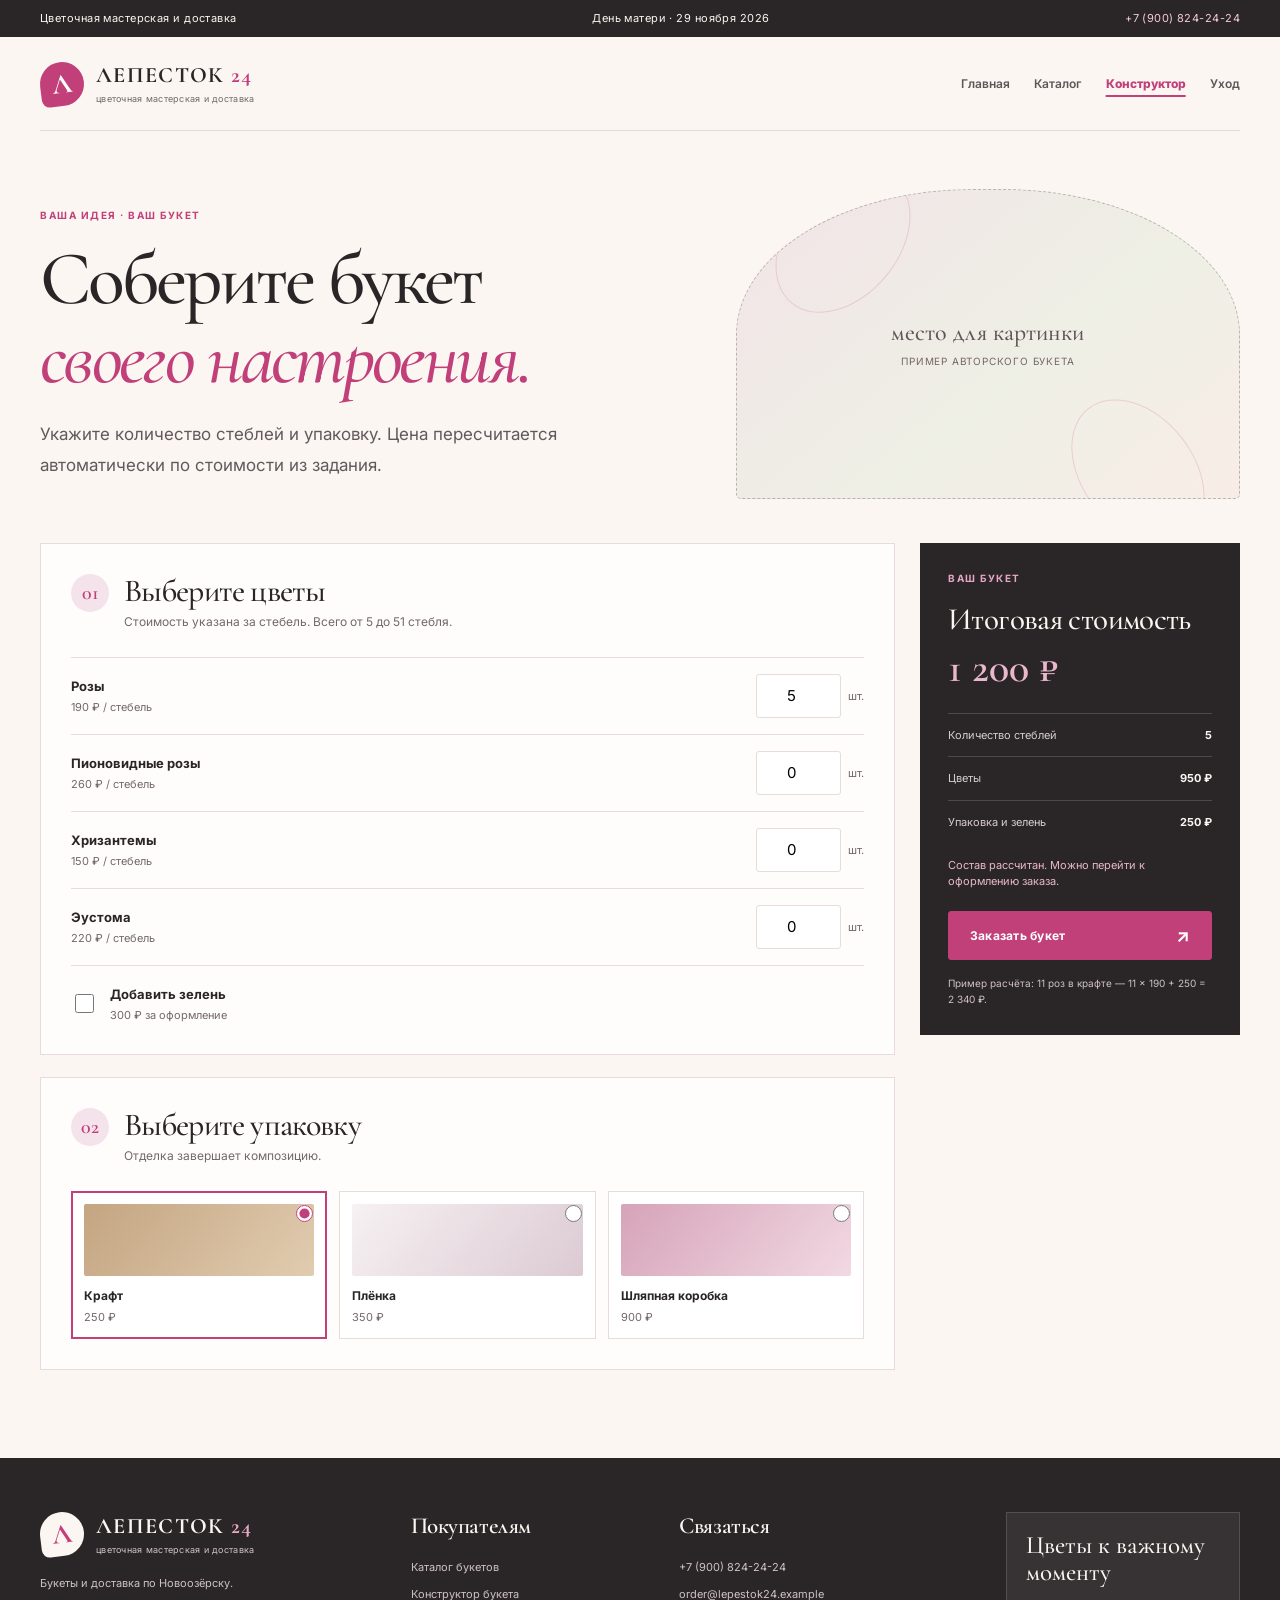
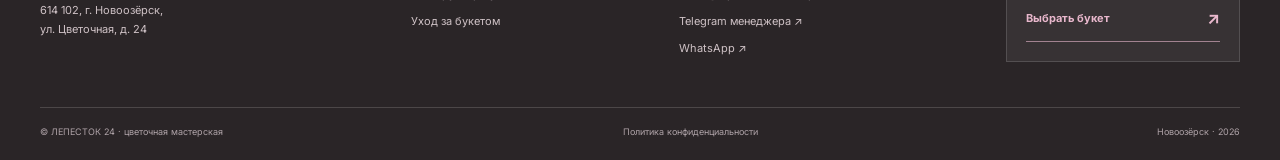
<file: builder.html>
<!doctype html>
<html lang="ru">
<head>
  <!-- Google tag (gtag.js) -->
<script async src="https://www.googletagmanager.com/gtag/js?id=G-SKHXGZNR94"></script>
<script>
  window.dataLayer = window.dataLayer || [];
  function gtag(){dataLayer.push(arguments);}
  gtag('js', new Date());

  gtag('config', 'G-SKHXGZNR94');
</script>
  <meta charset="utf-8">
  <meta name="viewport" content="width=device-width, initial-scale=1">
  <meta name="description" content="Соберите авторский букет: выберите цветы, количество стеблей, зелень и упаковку.">
  <meta name="theme-color" content="#FBF6F1">
  <title>Конструктор букета — ЛЕПЕСТОК 24</title>
  <link rel="icon" type="image/svg+xml" href="favicon.svg">
  <link rel="preconnect" href="https://fonts.googleapis.com">
  <link rel="preconnect" href="https://fonts.gstatic.com" crossorigin>
  <link href="https://fonts.googleapis.com/css2?family=Cormorant+Garamond:wght@400;500;600;700&family=Inter:wght@400;500;600;700&display=swap" rel="stylesheet">
  <link rel="stylesheet" href="css/style.css">
  <meta property="og:type" content="website">
  <meta property="og:title" content="Конструктор букета — ЛЕПЕСТОК 24">
  <meta property="og:description" content="Соберите авторский букет: выберите цветы, количество стеблей, зелень и упаковку.">
  <meta property="og:image" content="og-image.svg">
  <meta property="og:image:width" content="1200">
  <meta property="og:image:height" content="630">
  <script src="js/script.js" defer></script>
</head>
<body class="page-builder">
<a class="skip-link" href="#main-content">Перейти к содержимому</a><div class="topline"><div class="container topline-inner"><span>Цветочная мастерская и доставка</span><span>День матери · 29 ноября 2026</span><a href="tel:+79008242424">+7 (900) 824-24-24</a></div></div><header class="site-header container"><a class="brand" href="index.html" aria-label="Лепесток 24 — на главную"><span class="brand-mark">Л</span><span class="brand-copy"><strong>ЛЕПЕСТОК <b>24</b></strong><small>цветочная мастерская и доставка</small></span></a><nav class="main-nav" aria-label="Основная навигация"><a href="index.html">Главная</a><a href="catalog.html">Каталог</a><a href="builder.html" aria-current="page">Конструктор</a><a href="care.html">Уход</a></nav></header>
<main id="main-content" class="container page-main">
  <section class="page-intro page-intro-grid"><div><p class="eyebrow">ВАША ИДЕЯ · ВАШ БУКЕТ</p><h1>Соберите букет<br><em>своего настроения.</em></h1><p class="lead">Укажите количество стеблей и упаковку. Цена пересчитается автоматически по стоимости из задания.</p></div><div class="image-placeholder page-intro-image"><span>место для картинки</span><small>Пример авторского букета</small></div></section>
  <form id="builder-form" class="builder-layout" action="delivery.html" method="get">
    <div class="builder-main"><section class="panel"><div class="panel-heading"><span class="step-number">01</span><div><h2>Выберите цветы</h2><p>Стоимость указана за стебель. Всего от 5 до 51 стебля.</p></div></div>
      <div class="flower-list">
        <div class="flower-row"><div><strong>Розы</strong><small>190 ₽ / стебель</small></div><label class="visually-hidden" for="roses-count">Количество роз</label><div class="quantity-control"><input id="roses-count" name="roses" type="number" min="0" max="51" step="1" value="5" data-flower-price="190"><span>шт.</span></div></div>
        <div class="flower-row"><div><strong>Пионовидные розы</strong><small>260 ₽ / стебель</small></div><label class="visually-hidden" for="peony-count">Количество пионовидных роз</label><div class="quantity-control"><input id="peony-count" name="peony_roses" type="number" min="0" max="51" step="1" value="0" data-flower-price="260"><span>шт.</span></div></div>
        <div class="flower-row"><div><strong>Хризантемы</strong><small>150 ₽ / стебель</small></div><label class="visually-hidden" for="chrysanthemum-count">Количество хризантем</label><div class="quantity-control"><input id="chrysanthemum-count" name="chrysanthemums" type="number" min="0" max="51" step="1" value="0" data-flower-price="150"><span>шт.</span></div></div>
        <div class="flower-row"><div><strong>Эустома</strong><small>220 ₽ / стебель</small></div><label class="visually-hidden" for="eustoma-count">Количество эустомы</label><div class="quantity-control"><input id="eustoma-count" name="eustoma" type="number" min="0" max="51" step="1" value="0" data-flower-price="220"><span>шт.</span></div></div>
      </div>
      <label class="check-row" for="greenery"><input id="greenery" name="greenery" type="checkbox" value="yes"><span><strong>Добавить зелень</strong><small>300 ₽ за оформление</small></span></label>
    </section>
    <section class="panel"><div class="panel-heading"><span class="step-number">02</span><div><h2>Выберите упаковку</h2><p>Отделка завершает композицию.</p></div></div>
      <div class="wrap-options"><label class="wrap-option"><input type="radio" name="wrap" value="craft" data-wrap-price="250" checked><span class="wrap-swatch swatch-craft"></span><span class="wrap-name"><strong>Крафт</strong><small>250 ₽</small></span></label><label class="wrap-option"><input type="radio" name="wrap" value="film" data-wrap-price="350"><span class="wrap-swatch swatch-film"></span><span class="wrap-name"><strong>Плёнка</strong><small>350 ₽</small></span></label><label class="wrap-option"><input type="radio" name="wrap" value="hatbox" data-wrap-price="900"><span class="wrap-swatch swatch-box"></span><span class="wrap-name"><strong>Шляпная коробка</strong><small>900 ₽</small></span></label></div>
    </section></div>
    <aside class="builder-summary"><p class="eyebrow">ВАШ БУКЕТ</p><h2>Итоговая стоимость</h2><p class="summary-price" id="builder-total" aria-live="polite">1 200 ₽</p><div class="summary-line"><span>Количество стеблей</span><strong id="stems-total">5</strong></div><div class="summary-line"><span>Цветы</span><strong id="flowers-total">950 ₽</strong></div><div class="summary-line"><span>Упаковка и зелень</span><strong id="extras-total">250 ₽</strong></div><p id="builder-message" class="form-note" aria-live="polite">Можно продолжить оформление заказа.</p><input type="hidden" name="item_id" value="CUSTOM"><input type="hidden" name="item_description" id="builder-description" value="5 роз, крафт"><input type="hidden" name="item_price" id="builder-price" value="1200"><button class="button button-full" type="submit" id="builder-order-button">Заказать букет <span aria-hidden="true">↗</span></button><p class="fine-print">Пример расчёта: 11 роз в крафте — 11 × 190 + 250 = 2 340 ₽.</p></aside>
  </form>
</main>
<footer class="site-footer"><div class="footer-main container"><div class="footer-brand-block"><a class="brand brand-footer" href="index.html" aria-label="Лепесток 24 — на главную"><span class="brand-mark">Л</span><span class="brand-copy"><strong>ЛЕПЕСТОК <b>24</b></strong><small>цветочная мастерская и доставка</small></span></a><p>Букеты и доставка по Новоозёрску.</p><p class="footer-address">614 102, г. Новоозёрск,<br>ул. Цветочная, д. 24</p></div><div class="footer-column"><h2>Покупателям</h2><a href="catalog.html">Каталог букетов</a><a href="builder.html">Конструктор букета</a><a href="care.html">Уход за букетом</a></div><div class="footer-column"><h2>Связаться</h2><a href="tel:+79008242424">+7 (900) 824-24-24</a><a href="mailto:order@lepestok24.example">order@lepestok24.example</a><a href="https://t.me/lepestok24_manager" target="_blank" rel="noopener noreferrer">Telegram менеджера ↗</a><a href="https://wa.me/79008242424" target="_blank" rel="noopener noreferrer">WhatsApp ↗</a></div><div class="footer-cta"><p>Цветы к важному моменту</p><a class="footer-cta-link" href="catalog.html">Выбрать букет <span aria-hidden="true">↗</span></a></div></div><div class="footer-bottom container"><span>© ЛЕПЕСТОК 24 · цветочная мастерская</span><div><a href="privacy.html">Политика конфиденциальности</a></div><span>Новоозёрск · 2026</span></div></footer>
</body>
</html>
</file>
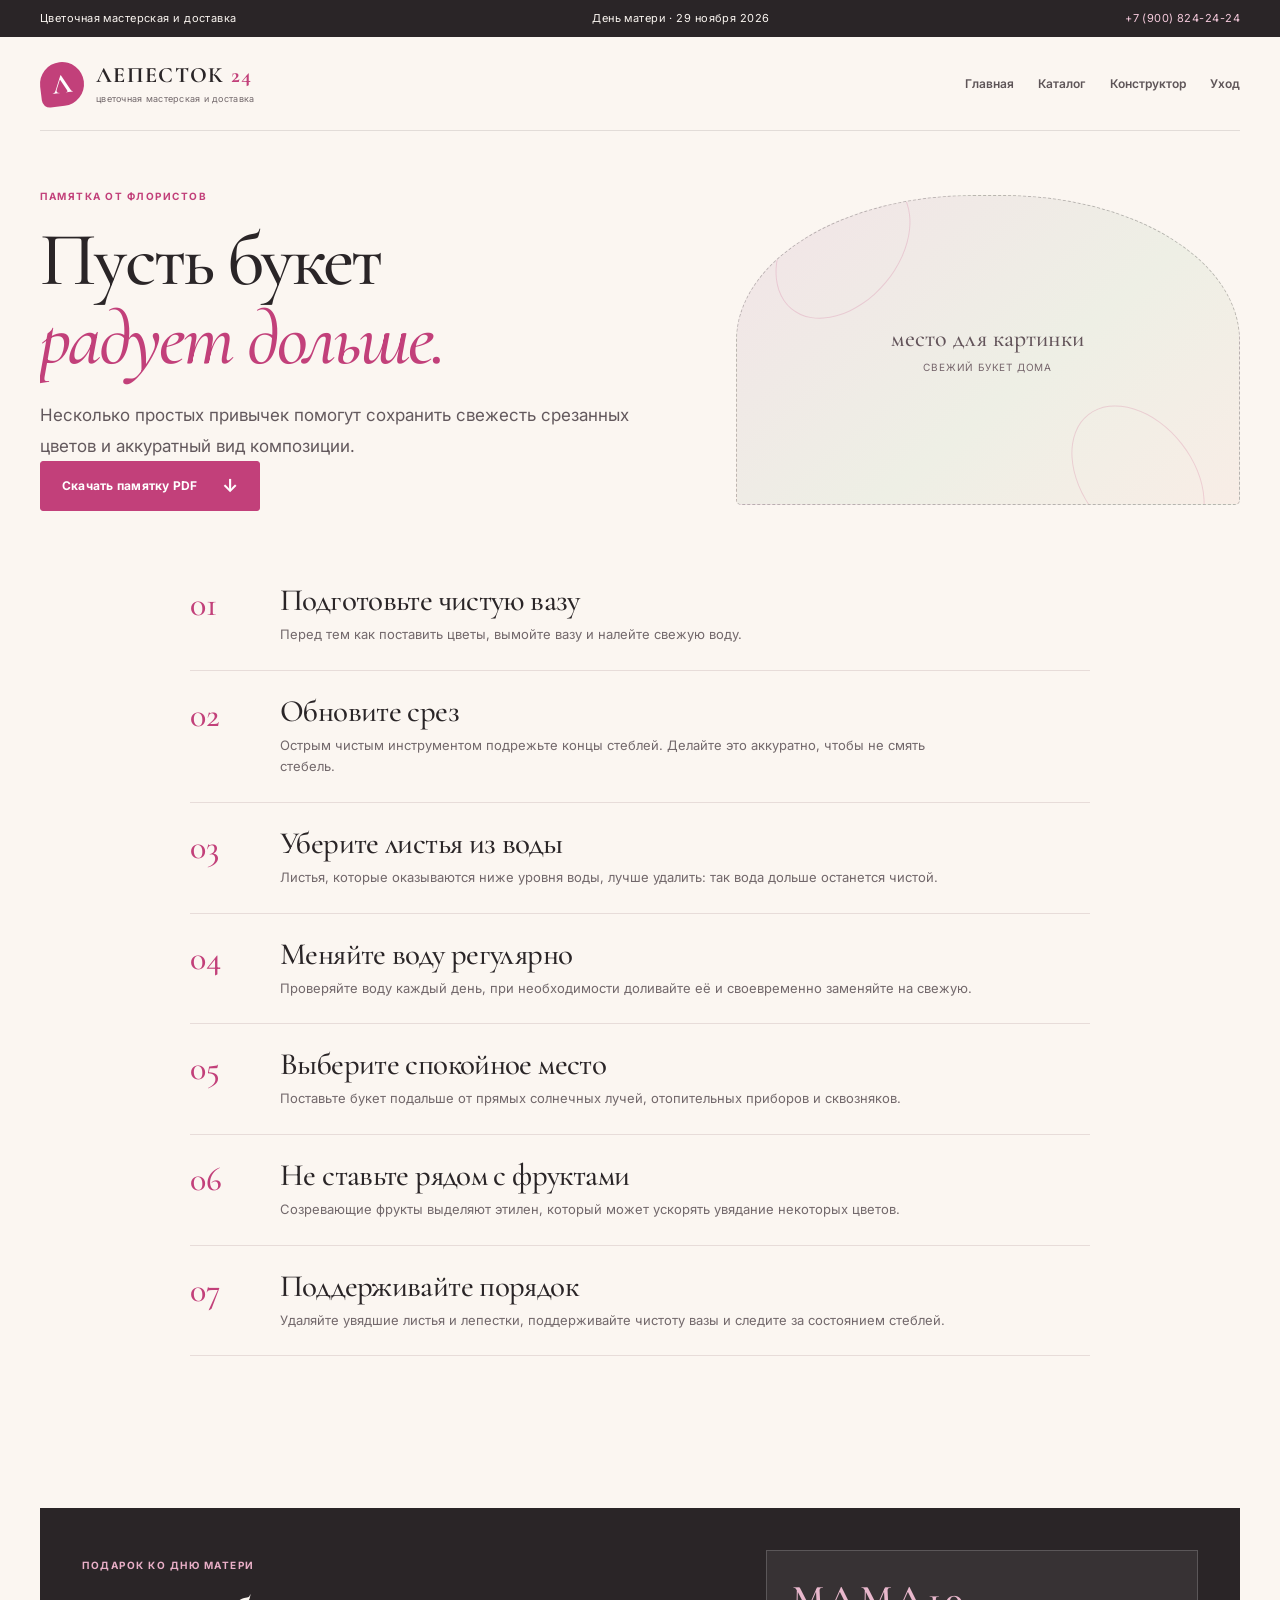
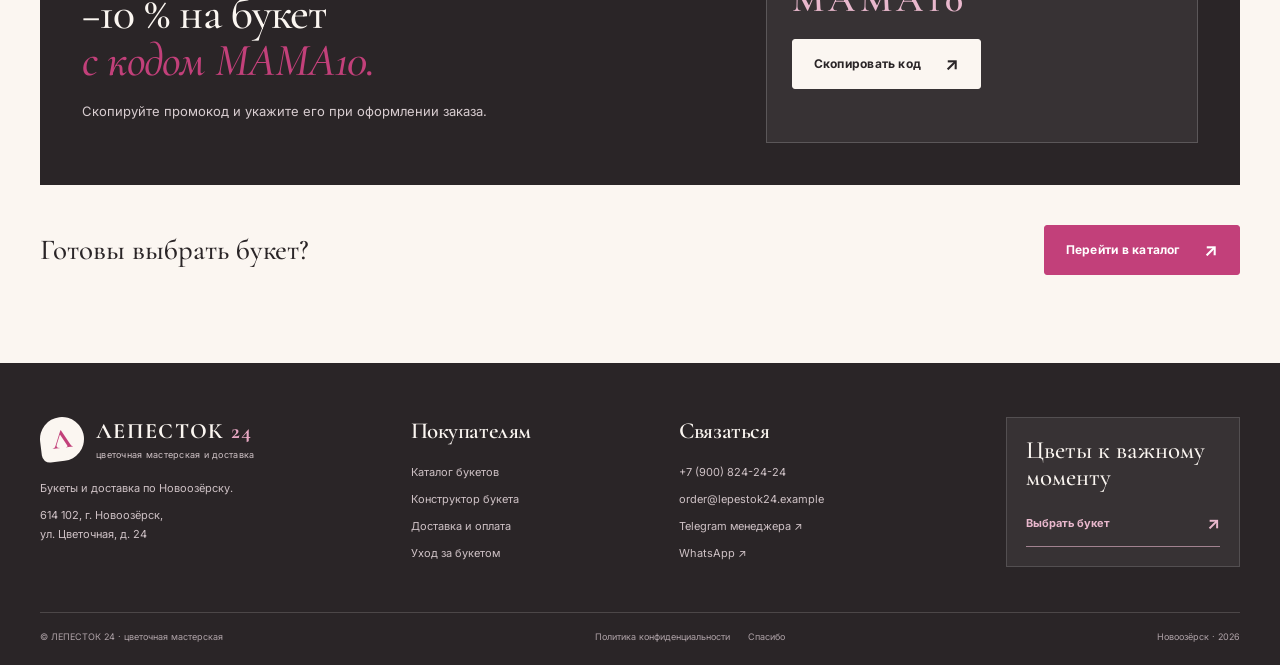
<file: care.html>
<!doctype html>
<html lang="ru">
<head>
  <!-- Google tag (gtag.js) -->
<script async src="https://www.googletagmanager.com/gtag/js?id=G-SKHXGZNR94"></script>
<script>
  window.dataLayer = window.dataLayer || [];
  function gtag(){dataLayer.push(arguments);}
  gtag('js', new Date());

  gtag('config', 'G-SKHXGZNR94');
</script>
  <meta charset="utf-8">
  <meta name="viewport" content="width=device-width, initial-scale=1">
  <meta name="description" content="Семь советов по уходу за срезанными цветами, памятка PDF и промокод MAMA10 от мастерской «Лепесток 24».">
  <meta name="theme-color" content="#FBF6F1">
  <title>Как ухаживать за букетом — ЛЕПЕСТОК 24</title>
  <link rel="icon" type="image/svg+xml" href="favicon.svg">
  <link rel="preconnect" href="https://fonts.googleapis.com">
  <link rel="preconnect" href="https://fonts.gstatic.com" crossorigin>
  <link href="https://fonts.googleapis.com/css2?family=Cormorant+Garamond:wght@400;500;600;700&family=Inter:wght@400;500;600;700&display=swap" rel="stylesheet">
  <link rel="stylesheet" href="css/style.css">
  <meta property="og:type" content="website">
  <meta property="og:title" content="Как ухаживать за букетом — ЛЕПЕСТОК 24">
  <meta property="og:description" content="Семь советов по уходу за срезанными цветами, памятка PDF и промокод MAMA10 от мастерской «Лепесток 24».">
  <meta property="og:image" content="og-image.svg">
  <meta property="og:image:width" content="1200">
  <meta property="og:image:height" content="630">
  <script src="js/script.js" defer></script>
</head>
<body class="page-care">
<a class="skip-link" href="#main-content">Перейти к содержимому</a><div class="topline"><div class="container topline-inner"><span>Цветочная мастерская и доставка</span><span>День матери · 29 ноября 2026</span><a href="tel:+79008242424">+7 (900) 824-24-24</a></div></div><header class="site-header container"><a class="brand" href="index.html" aria-label="Лепесток 24 — на главную"><span class="brand-mark">Л</span><span class="brand-copy"><strong>ЛЕПЕСТОК <b>24</b></strong><small>цветочная мастерская и доставка</small></span></a><nav class="main-nav" aria-label="Основная навигация"><a href="index.html">Главная</a><a href="catalog.html">Каталог</a><a href="builder.html">Конструктор</a><a href="care.html">Уход</a></nav></header>
<main id="main-content" class="container page-main">
  <section class="page-intro page-intro-grid"><div><p class="eyebrow">ПАМЯТКА ОТ ФЛОРИСТОВ</p><h1>Пусть букет<br><em>радует дольше.</em></h1><p class="lead">Несколько простых привычек помогут сохранить свежесть срезанных цветов и аккуратный вид композиции.</p><a class="button" href="files/pamyatka-uhod.pdf" download>Скачать памятку PDF <span aria-hidden="true">↓</span></a></div><div class="image-placeholder page-intro-image"><span>место для картинки</span><small>Свежий букет дома</small></div></section>
  <section class="care-list section"><article class="care-item"><span>01</span><div><h2>Подготовьте чистую вазу</h2><p>Перед тем как поставить цветы, вымойте вазу и налейте свежую воду.</p></div></article><article class="care-item"><span>02</span><div><h2>Обновите срез</h2><p>Острым чистым инструментом подрежьте концы стеблей. Делайте это аккуратно, чтобы не смять стебель.</p></div></article><article class="care-item"><span>03</span><div><h2>Уберите листья из воды</h2><p>Листья, которые оказываются ниже уровня воды, лучше удалить: так вода дольше останется чистой.</p></div></article><article class="care-item"><span>04</span><div><h2>Меняйте воду регулярно</h2><p>Проверяйте воду каждый день, при необходимости доливайте её и своевременно заменяйте на свежую.</p></div></article><article class="care-item"><span>05</span><div><h2>Выберите спокойное место</h2><p>Поставьте букет подальше от прямых солнечных лучей, отопительных приборов и сквозняков.</p></div></article><article class="care-item"><span>06</span><div><h2>Не ставьте рядом с фруктами</h2><p>Созревающие фрукты выделяют этилен, который может ускорять увядание некоторых цветов.</p></div></article><article class="care-item"><span>07</span><div><h2>Поддерживайте порядок</h2><p>Удаляйте увядшие листья и лепестки, поддерживайте чистоту вазы и следите за состоянием стеблей.</p></div></article></section>
  <section class="promo-panel"><div><p class="eyebrow">ПОДАРОК КО ДНЮ МАТЕРИ</p><h2>−10 % на букет<br><em>с кодом MAMA10.</em></h2><p>Скопируйте промокод и укажите его при оформлении заказа.</p></div><div class="promo-code-box"><span id="promo-code" class="promo-code">MAMA10</span><button class="button button-light" id="copy-promo" type="button">Скопировать код <span aria-hidden="true">↗</span></button><p id="promo-status" class="form-note" role="status"></p></div></section>
  <div class="section-footer-cta"><p>Готовы выбрать букет?</p><a class="button" href="catalog.html">Перейти в каталог <span aria-hidden="true">↗</span></a></div>
</main>
<footer class="site-footer"><div class="footer-main container"><div class="footer-brand-block"><a class="brand brand-footer" href="index.html" aria-label="Лепесток 24 — на главную"><span class="brand-mark">Л</span><span class="brand-copy"><strong>ЛЕПЕСТОК <b>24</b></strong><small>цветочная мастерская и доставка</small></span></a><p>Букеты и доставка по Новоозёрску.</p><p class="footer-address">614 102, г. Новоозёрск,<br>ул. Цветочная, д. 24</p></div><div class="footer-column"><h2>Покупателям</h2><a href="catalog.html">Каталог букетов</a><a href="builder.html">Конструктор букета</a><a href="delivery.html">Доставка и оплата</a><a href="care.html">Уход за букетом</a></div><div class="footer-column"><h2>Связаться</h2><a href="tel:+79008242424">+7 (900) 824-24-24</a><a href="mailto:order@lepestok24.example">order@lepestok24.example</a><a href="https://t.me/lepestok24_manager" target="_blank" rel="noopener noreferrer">Telegram менеджера ↗</a><a href="https://wa.me/79008242424" target="_blank" rel="noopener noreferrer">WhatsApp ↗</a></div><div class="footer-cta"><p>Цветы к важному моменту</p><a class="footer-cta-link" href="catalog.html">Выбрать букет <span aria-hidden="true">↗</span></a></div></div><div class="footer-bottom container"><span>© ЛЕПЕСТОК 24 · цветочная мастерская</span><div><a href="privacy.html">Политика конфиденциальности</a><a href="thanks.html">Спасибо</a></div><span>Новоозёрск · 2026</span></div></footer>
</body>
</html>
</file>
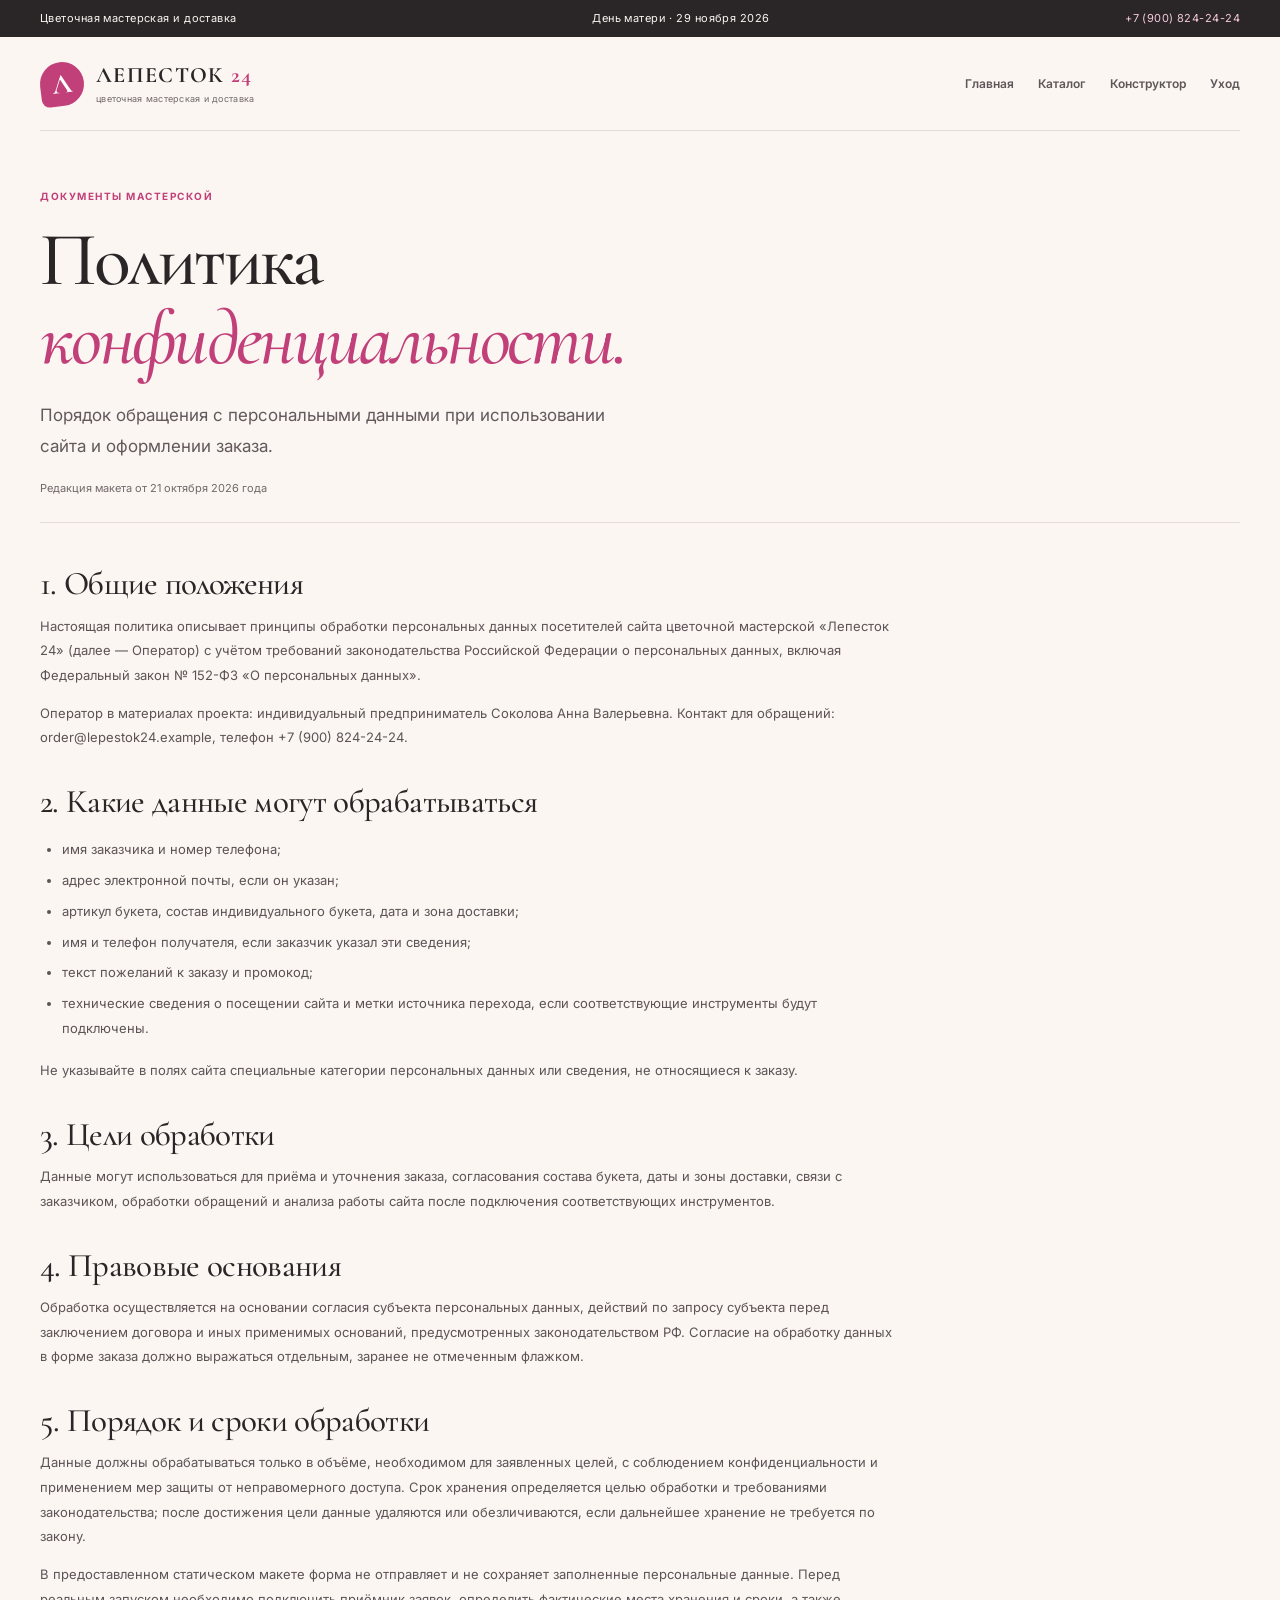
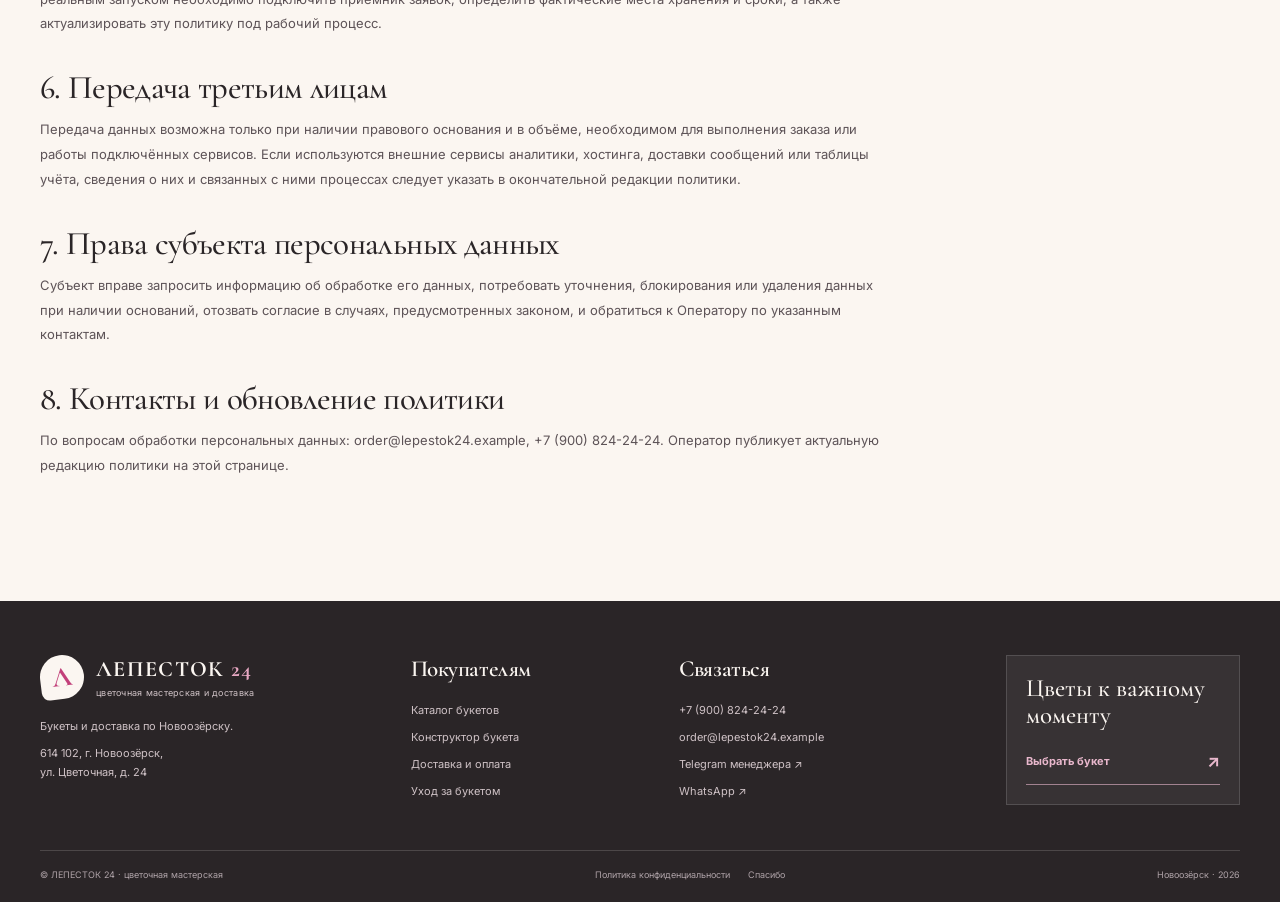
<file: privacy.html>
<!doctype html>
<html lang="ru">
<head>
  <!-- Google tag (gtag.js) -->
<script async src="https://www.googletagmanager.com/gtag/js?id=G-SKHXGZNR94"></script>
<script>
  window.dataLayer = window.dataLayer || [];
  function gtag(){dataLayer.push(arguments);}
  gtag('js', new Date());

  gtag('config', 'G-SKHXGZNR94');
</script>
  <meta charset="utf-8">
  <meta name="viewport" content="width=device-width, initial-scale=1">
  <meta name="description" content="Политика обработки персональных данных клиентов и получателей заказов цветочной мастерской «Лепесток 24».">
  <meta name="theme-color" content="#FBF6F1">
  <title>Политика конфиденциальности — ЛЕПЕСТОК 24</title>
  <link rel="icon" type="image/svg+xml" href="favicon.svg">
  <link rel="preconnect" href="https://fonts.googleapis.com">
  <link rel="preconnect" href="https://fonts.gstatic.com" crossorigin>
  <link href="https://fonts.googleapis.com/css2?family=Cormorant+Garamond:wght@400;500;600;700&family=Inter:wght@400;500;600;700&display=swap" rel="stylesheet">
  <link rel="stylesheet" href="css/style.css">
  <meta property="og:type" content="website">
  <meta property="og:title" content="Политика конфиденциальности — ЛЕПЕСТОК 24">
  <meta property="og:description" content="Политика обработки персональных данных клиентов и получателей заказов цветочной мастерской «Лепесток 24».">
  <meta property="og:image" content="og-image.svg">
  <meta property="og:image:width" content="1200">
  <meta property="og:image:height" content="630">
  <script src="js/script.js" defer></script>
</head>
<body class="page-privacy">
<a class="skip-link" href="#main-content">Перейти к содержимому</a><div class="topline"><div class="container topline-inner"><span>Цветочная мастерская и доставка</span><span>День матери · 29 ноября 2026</span><a href="tel:+79008242424">+7 (900) 824-24-24</a></div></div><header class="site-header container"><a class="brand" href="index.html" aria-label="Лепесток 24 — на главную"><span class="brand-mark">Л</span><span class="brand-copy"><strong>ЛЕПЕСТОК <b>24</b></strong><small>цветочная мастерская и доставка</small></span></a><nav class="main-nav" aria-label="Основная навигация"><a href="index.html">Главная</a><a href="catalog.html">Каталог</a><a href="builder.html">Конструктор</a><a href="care.html">Уход</a></nav></header>
<main id="main-content" class="container page-main privacy-page"><section class="page-intro"><p class="eyebrow">ДОКУМЕНТЫ МАСТЕРСКОЙ</p><h1>Политика<br><em>конфиденциальности.</em></h1><p class="lead">Порядок обращения с персональными данными при использовании сайта и оформлении заказа.</p><p class="policy-updated">Редакция макета от 21 октября 2026 года</p></section><article class="policy-content">
  <section><h2>1. Общие положения</h2><p>Настоящая политика описывает принципы обработки персональных данных посетителей сайта цветочной мастерской «Лепесток 24» (далее — Оператор) с учётом требований законодательства Российской Федерации о персональных данных, включая Федеральный закон № 152-ФЗ «О персональных данных».</p><p>Оператор в материалах проекта: индивидуальный предприниматель Соколова Анна Валерьевна. Контакт для обращений: order@lepestok24.example, телефон +7 (900) 824-24-24.</p></section>
  <section><h2>2. Какие данные могут обрабатываться</h2><ul><li>имя заказчика и номер телефона;</li><li>адрес электронной почты, если он указан;</li><li>артикул букета, состав индивидуального букета, дата и зона доставки;</li><li>имя и телефон получателя, если заказчик указал эти сведения;</li><li>текст пожеланий к заказу и промокод;</li><li>технические сведения о посещении сайта и метки источника перехода, если соответствующие инструменты будут подключены.</li></ul><p>Не указывайте в полях сайта специальные категории персональных данных или сведения, не относящиеся к заказу.</p></section>
  <section><h2>3. Цели обработки</h2><p>Данные могут использоваться для приёма и уточнения заказа, согласования состава букета, даты и зоны доставки, связи с заказчиком, обработки обращений и анализа работы сайта после подключения соответствующих инструментов.</p></section>
  <section><h2>4. Правовые основания</h2><p>Обработка осуществляется на основании согласия субъекта персональных данных, действий по запросу субъекта перед заключением договора и иных применимых оснований, предусмотренных законодательством РФ. Согласие на обработку данных в форме заказа должно выражаться отдельным, заранее не отмеченным флажком.</p></section>
  <section><h2>5. Порядок и сроки обработки</h2><p>Данные должны обрабатываться только в объёме, необходимом для заявленных целей, с соблюдением конфиденциальности и применением мер защиты от неправомерного доступа. Срок хранения определяется целью обработки и требованиями законодательства; после достижения цели данные удаляются или обезличиваются, если дальнейшее хранение не требуется по закону.</p><p>В предоставленном статическом макете форма не отправляет и не сохраняет заполненные персональные данные. Перед реальным запуском необходимо подключить приёмник заявок, определить фактические места хранения и сроки, а также актуализировать эту политику под рабочий процесс.</p></section>
  <section><h2>6. Передача третьим лицам</h2><p>Передача данных возможна только при наличии правового основания и в объёме, необходимом для выполнения заказа или работы подключённых сервисов. Если используются внешние сервисы аналитики, хостинга, доставки сообщений или таблицы учёта, сведения о них и связанных с ними процессах следует указать в окончательной редакции политики.</p></section>
  <section><h2>7. Права субъекта персональных данных</h2><p>Субъект вправе запросить информацию об обработке его данных, потребовать уточнения, блокирования или удаления данных при наличии оснований, отозвать согласие в случаях, предусмотренных законом, и обратиться к Оператору по указанным контактам.</p></section>
  <section><h2>8. Контакты и обновление политики</h2><p>По вопросам обработки персональных данных: order@lepestok24.example, +7 (900) 824-24-24. Оператор публикует актуальную редакцию политики на этой странице.</p></section>
  <!-- <p class="policy-note">Важно: это учебный текст для макета сайта. Перед коммерческой публикацией проверьте его на соответствие реальным процессам обработки данных и заполните сведения о подключённых сервисах.</p> -->
</article></main>
<footer class="site-footer"><div class="footer-main container"><div class="footer-brand-block"><a class="brand brand-footer" href="index.html" aria-label="Лепесток 24 — на главную"><span class="brand-mark">Л</span><span class="brand-copy"><strong>ЛЕПЕСТОК <b>24</b></strong><small>цветочная мастерская и доставка</small></span></a><p>Букеты и доставка по Новоозёрску.</p><p class="footer-address">614 102, г. Новоозёрск,<br>ул. Цветочная, д. 24</p></div><div class="footer-column"><h2>Покупателям</h2><a href="catalog.html">Каталог букетов</a><a href="builder.html">Конструктор букета</a><a href="delivery.html">Доставка и оплата</a><a href="care.html">Уход за букетом</a></div><div class="footer-column"><h2>Связаться</h2><a href="tel:+79008242424">+7 (900) 824-24-24</a><a href="mailto:order@lepestok24.example">order@lepestok24.example</a><a href="https://t.me/lepestok24_manager" target="_blank" rel="noopener noreferrer">Telegram менеджера ↗</a><a href="https://wa.me/79008242424" target="_blank" rel="noopener noreferrer">WhatsApp ↗</a></div><div class="footer-cta"><p>Цветы к важному моменту</p><a class="footer-cta-link" href="catalog.html">Выбрать букет <span aria-hidden="true">↗</span></a></div></div><div class="footer-bottom container"><span>© ЛЕПЕСТОК 24 · цветочная мастерская</span><div><a href="privacy.html">Политика конфиденциальности</a><a href="thanks.html">Спасибо</a></div><span>Новоозёрск · 2026</span></div></footer>
</body>
</html>
</file>
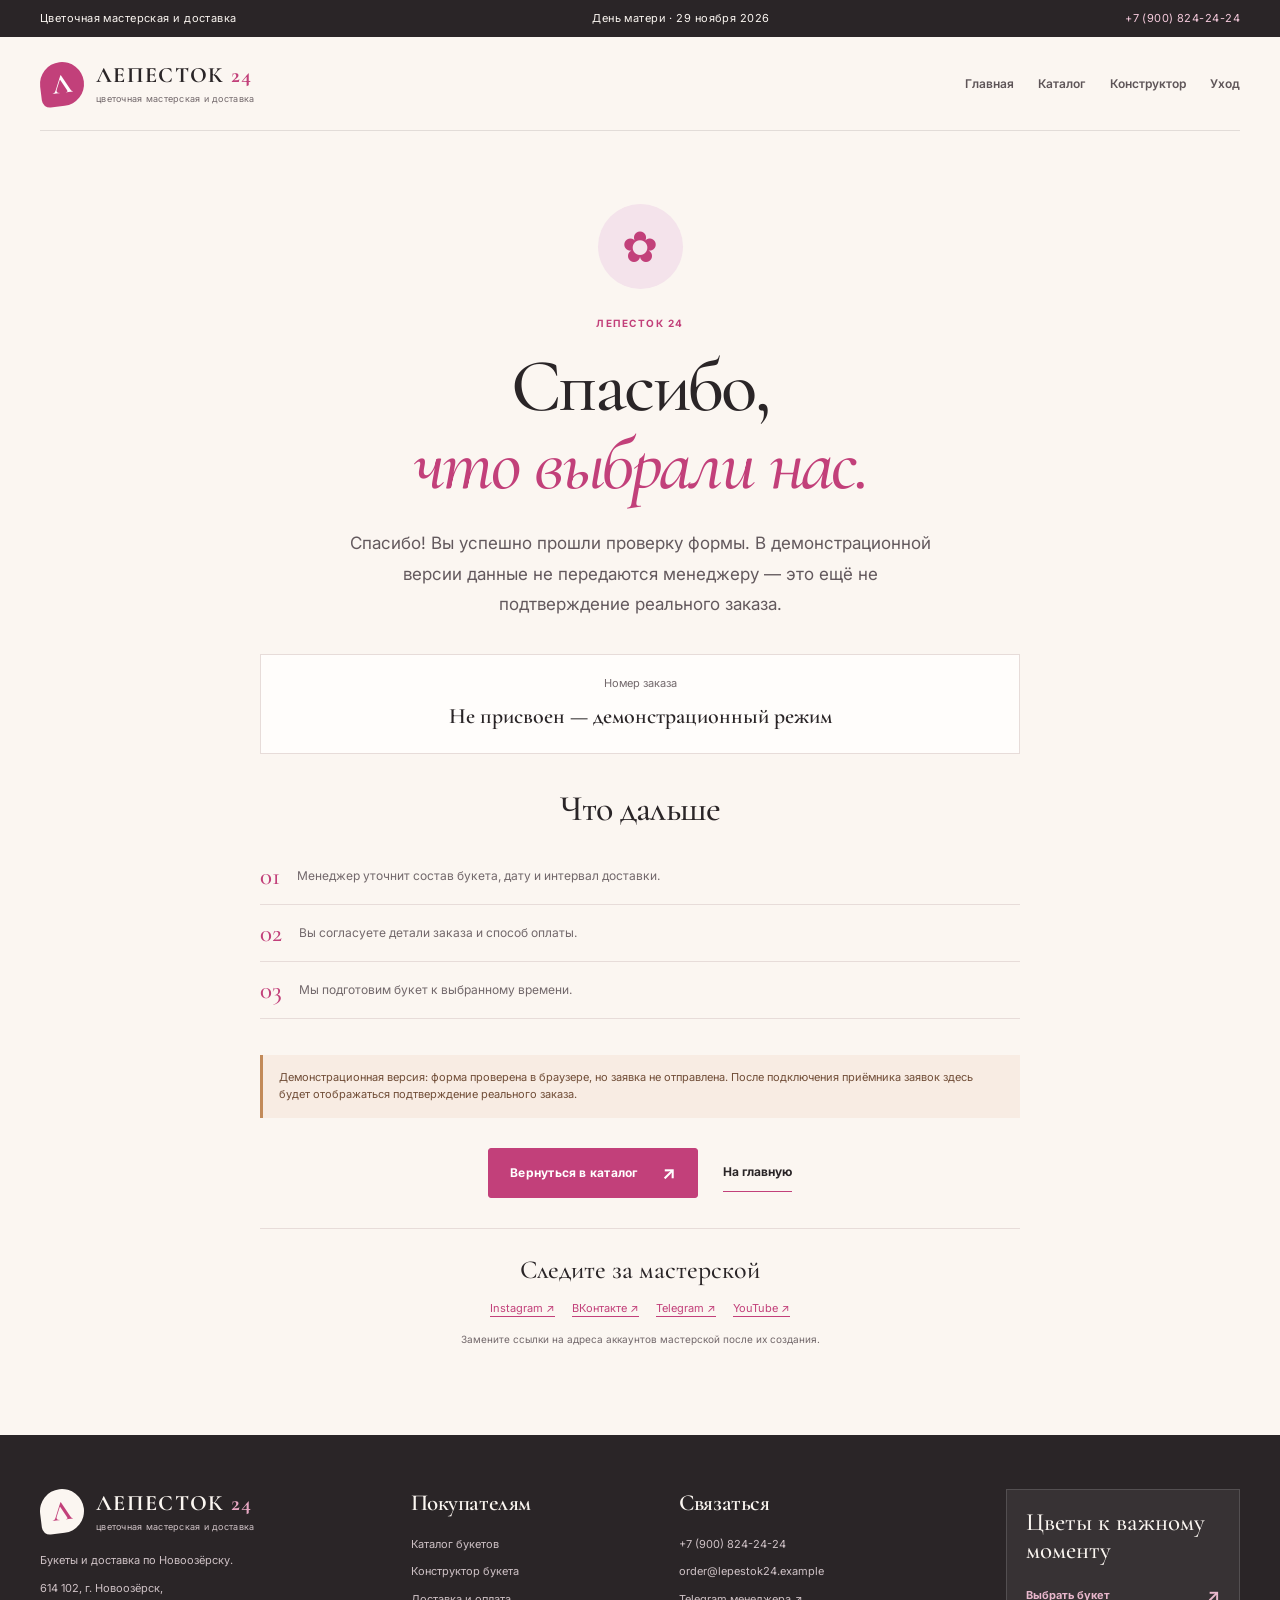
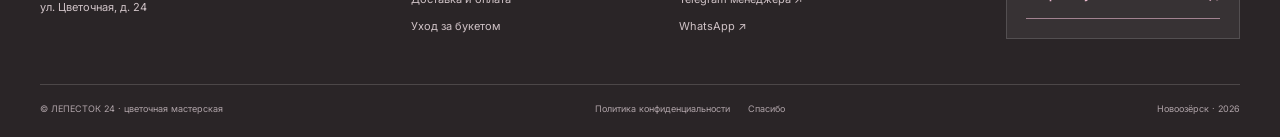
<file: thanks.html>
<!doctype html>
<html lang="ru">
<head>
  <!-- Google tag (gtag.js) -->
<script async src="https://www.googletagmanager.com/gtag/js?id=G-SKHXGZNR94"></script>
<script>
  window.dataLayer = window.dataLayer || [];
  function gtag(){dataLayer.push(arguments);}
  gtag('js', new Date());

  gtag('config', 'G-SKHXGZNR94');
</script>
  <meta charset="utf-8">
  <meta name="viewport" content="width=device-width, initial-scale=1">
  <meta name="description" content="Страница подтверждения и дальнейшие шаги после оформления заказа в цветочной мастерской «Лепесток 24».">
  <meta name="theme-color" content="#FBF6F1">
  <title>Спасибо за обращение — ЛЕПЕСТОК 24</title>
  <link rel="icon" type="image/svg+xml" href="favicon.svg">
  <link rel="preconnect" href="https://fonts.googleapis.com">
  <link rel="preconnect" href="https://fonts.gstatic.com" crossorigin>
  <link href="https://fonts.googleapis.com/css2?family=Cormorant+Garamond:wght@400;500;600;700&family=Inter:wght@400;500;600;700&display=swap" rel="stylesheet">
  <link rel="stylesheet" href="css/style.css">
  <meta property="og:type" content="website">
  <meta property="og:title" content="Спасибо за обращение — ЛЕПЕСТОК 24">
  <meta property="og:description" content="Страница подтверждения и дальнейшие шаги после оформления заказа в цветочной мастерской «Лепесток 24».">
  <meta property="og:image" content="og-image.svg">
  <meta property="og:image:width" content="1200">
  <meta property="og:image:height" content="630">
  <script src="js/script.js" defer></script>
</head>
<body class="page-thanks">
<a class="skip-link" href="#main-content">Перейти к содержимому</a><div class="topline"><div class="container topline-inner"><span>Цветочная мастерская и доставка</span><span>День матери · 29 ноября 2026</span><a href="tel:+79008242424">+7 (900) 824-24-24</a></div></div><header class="site-header container"><a class="brand" href="index.html" aria-label="Лепесток 24 — на главную"><span class="brand-mark">Л</span><span class="brand-copy"><strong>ЛЕПЕСТОК <b>24</b></strong><small>цветочная мастерская и доставка</small></span></a><nav class="main-nav" aria-label="Основная навигация"><a href="index.html">Главная</a><a href="catalog.html">Каталог</a><a href="builder.html">Конструктор</a><a href="care.html">Уход</a></nav></header><main id="main-content" class="container page-main"><section class="thanks-card"><div class="thanks-symbol" aria-hidden="true">✿</div><p class="eyebrow">ЛЕПЕСТОК 24</p><h1>Спасибо,<br><em>что выбрали нас.</em></h1><p class="lead">Спасибо! Вы успешно прошли проверку формы. В демонстрационной версии данные не передаются менеджеру — это ещё не подтверждение реального заказа.</p><div class="request-number"><span>Номер заказа</span><strong id="thanks-request-id">Не присвоен — демонстрационный режим</strong></div><div class="next-steps"><h2>Что дальше</h2><div class="next-step"><span>01</span><p>Менеджер уточнит состав букета, дату и интервал доставки.</p></div><div class="next-step"><span>02</span><p>Вы согласуете детали заказа и способ оплаты.</p></div><div class="next-step"><span>03</span><p>Мы подготовим букет к выбранному времени.</p></div></div><p class="notice notice-warning">Демонстрационная версия: форма проверена в браузере, но заявка не отправлена. После подключения приёмника заявок здесь будет отображаться подтверждение реального заказа.</p><div class="actions actions-center"><a class="button" href="catalog.html">Вернуться в каталог <span aria-hidden="true">↗</span></a><a class="text-link" href="index.html">На главную</a></div><div class="thanks-social"><span>Следите за мастерской</span><div class="social-links"><a href="https://www.instagram.com/" target="_blank" rel="noopener noreferrer">Instagram ↗</a><a href="https://vk.com/" target="_blank" rel="noopener noreferrer">ВКонтакте ↗</a><a href="https://t.me/" target="_blank" rel="noopener noreferrer">Telegram ↗</a><a href="https://www.youtube.com/" target="_blank" rel="noopener noreferrer">YouTube ↗</a></div><small>Замените ссылки на адреса аккаунтов мастерской после их создания.</small></div></section></main>
<footer class="site-footer"><div class="footer-main container"><div class="footer-brand-block"><a class="brand brand-footer" href="index.html" aria-label="Лепесток 24 — на главную"><span class="brand-mark">Л</span><span class="brand-copy"><strong>ЛЕПЕСТОК <b>24</b></strong><small>цветочная мастерская и доставка</small></span></a><p>Букеты и доставка по Новоозёрску.</p><p class="footer-address">614 102, г. Новоозёрск,<br>ул. Цветочная, д. 24</p></div><div class="footer-column"><h2>Покупателям</h2><a href="catalog.html">Каталог букетов</a><a href="builder.html">Конструктор букета</a><a href="delivery.html">Доставка и оплата</a><a href="care.html">Уход за букетом</a></div><div class="footer-column"><h2>Связаться</h2><a href="tel:+79008242424">+7 (900) 824-24-24</a><a href="mailto:order@lepestok24.example">order@lepestok24.example</a><a href="https://t.me/lepestok24_manager" target="_blank" rel="noopener noreferrer">Telegram менеджера ↗</a><a href="https://wa.me/79008242424" target="_blank" rel="noopener noreferrer">WhatsApp ↗</a></div><div class="footer-cta"><p>Цветы к важному моменту</p><a class="footer-cta-link" href="catalog.html">Выбрать букет <span aria-hidden="true">↗</span></a></div></div><div class="footer-bottom container"><span>© ЛЕПЕСТОК 24 · цветочная мастерская</span><div><a href="privacy.html">Политика конфиденциальности</a><a href="thanks.html">Спасибо</a></div><span>Новоозёрск · 2026</span></div></footer>
</body>
</html>
</file>
<file: css/style.css>
@charset "UTF-8";
:root{--rose:#C2407A;--sage:#8FA88B;--cream:#FBF6F1;--graphite:#2A2527;--rose-pale:#F4E3EB;--sage-pale:#E9EEE6;--paper:#FFFDFB;--muted:#72686B;--line:#E7DCD9;--white:#FFFFFF;--shadow:0 18px 55px rgba(42,37,39,.08);--radius:20px;--serif:"Cormorant Garamond",Georgia,serif;--sans:"Inter",Arial,sans-serif}
*{box-sizing:border-box}html{scroll-behavior:smooth}body{margin:0;background:var(--cream);color:var(--graphite);font-family:var(--sans);font-size:15px;line-height:1.65;-webkit-font-smoothing:antialiased}a{color:inherit;text-underline-offset:4px}button,input,select,textarea{font:inherit}button,a,input,select,textarea{-webkit-tap-highlight-color:transparent}img,svg{max-width:100%}.container{width:min(1200px,calc(100% - 56px));margin-inline:auto}.skip-link{position:absolute;left:-9999px;top:8px;z-index:100;background:var(--graphite);color:#fff;padding:12px 18px}.skip-link:focus{left:12px}.topline{background:var(--graphite);color:var(--cream);font-size:11px;letter-spacing:.04em}.topline-inner{min-height:37px;display:flex;align-items:center;justify-content:space-between;gap:20px}.topline a{color:#F5CADC;text-decoration:none}.site-header{min-height:94px;display:flex;align-items:center;justify-content:space-between;gap:24px;border-bottom:1px solid rgba(42,37,39,.12)}.brand{display:inline-flex;align-items:center;gap:12px;text-decoration:none;flex-shrink:0}.brand-mark{width:44px;height:44px;display:grid;place-items:center;background:var(--rose);border-radius:50% 50% 50% 8px;color:white;font:700 28px var(--serif);transform:rotate(-7deg)}.brand-copy{display:flex;flex-direction:column;line-height:1.12}.brand-copy strong{font:700 22px var(--serif);letter-spacing:.06em}.brand-copy strong b{color:var(--rose);font-weight:700}.brand-copy small{font-size:9px;letter-spacing:.03em;color:var(--muted);margin-top:6px}.main-nav{display:flex;align-items:center;justify-content:center;gap:clamp(12px,1.9vw,27px);flex-wrap:wrap}.main-nav a{position:relative;display:inline-flex;align-items:center;min-height:44px;text-decoration:none;color:#5E5558;font-size:12px;font-weight:600;white-space:nowrap}.main-nav a:hover,.main-nav a[aria-current="page"]{color:var(--rose)}.main-nav a[aria-current="page"]{font-weight:800;text-decoration:underline;text-decoration-thickness:2px;text-underline-offset:7px}.main-nav a[aria-current="page"]:after{content:none}.header-order{display:inline-flex;align-items:center;gap:16px;padding:12px 16px;min-height:44px;background:var(--rose);color:white;text-decoration:none;font-size:12px;font-weight:700;white-space:nowrap;border-radius:3px;transition:transform .2s,background .2s}.header-order:hover{background:#A83266;transform:translateY(-2px)}
main{overflow:hidden}.hero{display:grid;grid-template-columns:1.02fr .98fr;align-items:center;gap:44px;padding-top:64px;padding-bottom:78px;min-height:555px}.hero-copy{position:relative;z-index:2}.eyebrow,.overline{margin:0 0 17px;color:var(--rose);font-size:10px;font-weight:700;letter-spacing:.15em;line-height:1.5}.eyebrow-dot{display:inline-block;width:7px;height:7px;background:var(--sage);border-radius:50%;margin-right:7px;vertical-align:1px}h1,h2,h3,p{margin-top:0}h1,h2,h3{font-family:var(--serif);font-weight:500;line-height:1.04;letter-spacing:-.02em}h1{font-size:clamp(52px,6.3vw,83px);margin-bottom:24px;letter-spacing:-.035em}h1 em,h2 em{font-weight:500;color:var(--rose);font-style:italic}h2{font-size:clamp(37px,4.2vw,57px);margin-bottom:20px}h3{font-size:27px;margin-bottom:12px}.lead{max-width:610px;color:#63595D;font-size:17px;line-height:1.8;margin-bottom:30px}.actions{display:flex;align-items:center;gap:25px;flex-wrap:wrap;margin:30px 0}.button{display:inline-flex;align-items:center;justify-content:center;gap:24px;min-height:48px;padding:14px 21px;border:1px solid var(--rose);border-radius:3px;background:var(--rose);color:#fff;text-decoration:none;font-size:12px;font-weight:700;letter-spacing:.02em;cursor:pointer;transition:background .2s,transform .2s,border-color .2s}.button:hover{background:#A83266;border-color:#A83266;transform:translateY(-2px)}.button span{font-size:18px;line-height:1}.button-dark{background:var(--graphite);border-color:var(--graphite)}.button-dark:hover{background:#443A3E;border-color:#443A3E}.button-light{background:var(--cream);border-color:var(--cream);color:var(--graphite)}.button-light:hover{background:#EBDDDB;border-color:#EBDDDB}.button-full{width:100%;justify-content:space-between}.button-small{min-height:39px;padding:9px 12px;gap:12px;font-size:10px}.text-link{font-size:12px;font-weight:700;text-decoration:none;border-bottom:1px solid var(--rose);padding:9px 0}.text-link span{font-size:18px;color:var(--rose);margin-left:7px}.hero-note{display:flex;gap:13px;align-items:center;margin-top:32px}.hero-note-mark{width:39px;height:39px;display:grid;place-items:center;border:1px solid var(--sage);color:var(--rose);border-radius:50%;font-size:21px}.hero-note p{margin:0;color:var(--muted);font-size:11px;line-height:1.6}.hero-note strong{color:var(--graphite);font-size:12px}.hero-art{position:relative;min-height:430px;display:grid;place-items:center}.image-placeholder{position:relative;display:flex;flex-direction:column;align-items:center;justify-content:center;gap:6px;min-width:0;min-height:180px;padding:24px;border:1px dashed rgba(42,37,39,.28);background:linear-gradient(140deg,#F2E4E7,#EEEFE5 58%,#F8EDE6);color:#75656B;text-align:center;overflow:hidden}.image-placeholder:before,.image-placeholder:after{content:"";position:absolute;border:1px solid rgba(194,64,122,.19);border-radius:50%;width:110px;height:160px;transform:rotate(40deg);pointer-events:none}.image-placeholder:before{left:10%;top:-30px}.image-placeholder:after{right:9%;bottom:-55px;transform:rotate(-38deg)}.image-placeholder span{position:relative;z-index:1;font:500 24px var(--serif);color:#63545A}.image-placeholder small{position:relative;z-index:1;font-size:10px;letter-spacing:.08em;text-transform:uppercase;color:#75656B}.image-placeholder-hero{width:90%;min-height:390px;border:0;border-radius:48% 48% 8px 8px;background:linear-gradient(155deg,#E6EADD,#F3DFE6 65%,#F7E7DC);box-shadow:var(--shadow)}.image-placeholder-hero span{font-size:29px}.hero-stamp{position:absolute;right:0;bottom:2px;z-index:2;width:143px;height:143px;display:flex;flex-direction:column;align-items:center;justify-content:center;transform:rotate(8deg);border-radius:50%;background:var(--rose);color:var(--cream);box-shadow:0 8px 25px rgba(194,64,122,.2);text-align:center}.hero-stamp span{font-size:10px;letter-spacing:.17em}.hero-stamp strong{font:600 56px/.9 var(--serif)}.hero-stamp small{font-size:8px;line-height:1.2;margin-top:8px;max-width:98px}.hero-ornament{position:absolute;border:1px solid var(--sage);border-radius:50%;width:70px;height:110px;transform:rotate(34deg);pointer-events:none}.hero-ornament-one{top:9px;left:10px}.hero-ornament-two{bottom:28px;left:36px;width:43px;height:71px;transform:rotate(-38deg);border-color:var(--rose)}
.section{padding-top:78px;padding-bottom:82px}.section-soft{background:var(--paper)}.section-soft>.container,.section.container{padding-inline:0}.section-heading{display:flex;align-items:end;justify-content:space-between;gap:25px;margin-bottom:34px}.section-heading h2{margin-bottom:9px}.section-intro{max-width:590px;color:var(--muted);line-height:1.8;margin-bottom:0;font-size:14px}.section-heading>.text-link{flex-shrink:0;margin-bottom:6px}.category-grid{display:grid;grid-template-columns:repeat(4,1fr);gap:18px}.category-card{display:block;background:#fff;border:1px solid rgba(42,37,39,.07);text-decoration:none;transition:transform .25s,box-shadow .25s}.category-card:hover{transform:translateY(-5px);box-shadow:var(--shadow)}.category-card .image-placeholder{min-height:220px;border:0}.category-card-body{position:relative;padding:22px 21px 25px}.overline{margin-bottom:10px;font-size:9px}.category-card h3{margin-bottom:7px;font-size:28px}.category-card p{margin:0;font-size:12px;color:var(--muted)}.round-arrow,.icon-link{display:grid;place-items:center;width:35px;height:35px;border-radius:50%;border:1px solid var(--rose);color:var(--rose);font-size:18px;text-decoration:none}.round-arrow{position:absolute;right:19px;bottom:22px}.product-grid{display:grid;grid-template-columns:repeat(3,minmax(0,1fr));gap:26px 18px}.product-grid-featured{margin-top:38px}.product-card{background:var(--paper);border:1px solid rgba(42,37,39,.08);min-width:0}.product-image-link{display:block;text-decoration:none}.product-image{min-height:280px;border:0}.product-card-body{padding:20px}.product-meta{display:flex;justify-content:space-between;gap:8px;color:var(--rose);font-size:9px;font-weight:700;letter-spacing:.12em;margin-bottom:10px}.product-card h3,.product-card h2{font-family:var(--serif);font-size:28px;line-height:1.08;margin-bottom:9px}.product-description{min-height:46px;color:var(--muted);font-size:12px;line-height:1.65;margin-bottom:14px}.product-bottom{display:flex;align-items:center;justify-content:space-between;gap:12px;margin-top:18px;padding-top:15px;border-top:1px solid var(--line)}.product-bottom>strong{font-size:14px;white-space:nowrap}.product-bottom .icon-link{flex-shrink:0}.section-sage{background:var(--sage-pale)}.delivery-teaser{display:grid;grid-template-columns:.85fr 1.15fr;gap:100px;align-items:center}.delivery-teaser h2{margin-bottom:20px}.delivery-teaser .section-intro{margin-bottom:25px}.delivery-steps{border-top:1px solid rgba(42,37,39,.18)}.delivery-step{display:flex;gap:23px;padding:22px 0;border-bottom:1px solid rgba(42,37,39,.18)}.delivery-step>span{font:500 29px var(--serif);color:var(--rose)}.delivery-step h3{font-size:25px;margin-bottom:7px}.delivery-step p{font-size:12px;color:#5F625A;margin:0}.final-cta{padding-block:88px;text-align:center}.final-cta .section-intro{margin:0 auto 28px}.final-cta h2{margin-bottom:15px}
.page-main{padding-top:58px;padding-bottom:88px;min-height:58vh}.page-intro{margin-bottom:44px}.page-intro h1{font-size:clamp(48px,6.5vw,76px);margin-bottom:21px}.page-intro .lead{margin-bottom:0}.page-intro-grid{display:grid;grid-template-columns:1fr .8fr;align-items:center;gap:65px}.page-intro-image{min-height:310px;border-radius:47% 47% 5px 5px}.panel{background:var(--paper);border:1px solid var(--line);padding:30px}.builder-layout{display:grid;grid-template-columns:minmax(0,1fr) 320px;align-items:start;gap:25px}.builder-main{display:grid;gap:22px}.panel-heading,.form-section-title{display:flex;align-items:start;gap:15px;margin-bottom:25px}.step-number{display:grid;place-items:center;flex:0 0 38px;width:38px;height:38px;border-radius:50%;background:var(--rose-pale);color:var(--rose);font:600 20px var(--serif)}.panel-heading h2,.form-section-title h2{font-size:32px;margin-bottom:5px}.panel-heading p,.form-section-title p{margin:0;color:var(--muted);font-size:12px}.flower-list{border-top:1px solid var(--line)}.flower-row{display:flex;align-items:center;justify-content:space-between;gap:20px;padding:16px 0;border-bottom:1px solid var(--line)}.flower-row>div:first-child{display:flex;flex-direction:column}.flower-row strong{font-size:13px}.flower-row small,.wrap-name small{color:var(--muted);font-size:11px}.quantity-control{display:flex;align-items:center;gap:7px}.quantity-control input{width:85px;min-height:44px;text-align:center;padding:7px;border:1px solid var(--line);background:white;border-radius:3px}.quantity-control span{font-size:11px;color:var(--muted)}.check-row{display:flex;align-items:center;gap:13px;margin-top:18px;cursor:pointer}.check-row input,.consent-row input{width:19px;height:19px;accent-color:var(--rose);flex-shrink:0}.check-row>span{display:flex;flex-direction:column}.check-row strong{font-size:13px}.check-row small{color:var(--muted);font-size:11px}.wrap-options{display:grid;grid-template-columns:repeat(3,1fr);gap:12px}.wrap-option{position:relative;display:flex;flex-direction:column;gap:10px;padding:12px;border:1px solid var(--line);background:#fff;cursor:pointer}.wrap-option:has(input:checked){border-color:var(--rose);box-shadow:inset 0 0 0 1px var(--rose)}.wrap-option input{position:absolute;top:10px;right:10px;accent-color:var(--rose);width:17px;height:17px}.wrap-swatch{display:block;height:72px;border-radius:2px}.swatch-craft{background:linear-gradient(130deg,#C4A581,#E1CCB0)}.swatch-film{background:linear-gradient(130deg,#F6F1F2,#DCCAD3)}.swatch-box{background:linear-gradient(130deg,#D6A3B9,#F1D9E2)}.wrap-name{display:flex;flex-direction:column;gap:2px}.wrap-name strong{font-size:12px}.builder-summary{position:sticky;top:18px;background:var(--graphite);padding:28px;color:var(--cream)}.builder-summary .eyebrow{color:#E7A7C4}.builder-summary h2{font-size:31px;margin-bottom:7px}.summary-price{font:600 42px var(--serif);color:#E9B8CD;margin-bottom:20px}.summary-line{display:flex;justify-content:space-between;gap:12px;padding:12px 0;border-top:1px solid rgba(251,246,241,.17);font-size:11px;color:#D8CDD0}.summary-line strong{color:var(--cream)}.builder-summary .form-note{min-height:40px;color:#E9B8CD;font-size:11px;margin:14px 0}.fine-print{font-size:10px;line-height:1.6;color:var(--muted);margin:15px 0 0}.builder-summary .fine-print{color:#CFC2C6}.form-note{font-size:12px;line-height:1.5;color:var(--rose)}
.catalog-toolbar{padding:25px;background:var(--paper);border:1px solid var(--line);margin-bottom:28px}.catalog-toolbar-heading{display:flex;align-items:center;justify-content:space-between;gap:15px}.catalog-toolbar-heading .eyebrow{margin-bottom:15px}.catalog-toolbar-heading>span{font-size:12px;color:var(--muted)}.filters{display:grid;grid-template-columns:repeat(3,minmax(0,1fr));gap:15px}.filter-field,.form-field{display:flex;flex-direction:column;gap:7px;min-width:0}.filter-field label,.form-field label{font-size:11px;font-weight:700}.filter-field select,.form-field input,.form-field select,.form-field textarea{width:100%;min-height:45px;padding:11px 12px;border:1px solid #D9CCCA;border-radius:2px;background:white;color:var(--graphite);outline:none}.form-field textarea{resize:vertical}.filter-field select:focus,.form-field input:focus,.form-field select:focus,.form-field textarea:focus{border-color:var(--rose);box-shadow:0 0 0 3px rgba(194,64,122,.12)}.filter-note{font-size:11px;color:var(--muted);margin:15px 0 0;line-height:1.6}.catalog-grid{grid-template-columns:repeat(3,minmax(0,1fr));gap:22px 17px}.catalog-product .product-image{min-height:245px}.product-image-wrap{position:relative}.sku-badge{position:absolute;left:13px;top:13px;padding:5px 9px;background:var(--paper);color:var(--rose);font-size:10px;font-weight:700;letter-spacing:.07em}.catalog-product .product-card-body{padding:18px}.catalog-product h2{font-size:25px}.product-specs{display:grid;gap:4px;color:var(--muted);font-size:10px}.product-specs strong{font-weight:600;color:var(--graphite)}.catalog-product .product-bottom{margin-top:15px}.empty-state{padding:35px;text-align:center;background:var(--paper);border:1px dashed var(--line)}.catalog-bottom-cta{display:flex;align-items:center;justify-content:space-between;gap:25px;margin-top:54px;padding:32px;background:var(--sage-pale)}.catalog-bottom-cta h2{font-size:34px;margin-bottom:8px}.catalog-bottom-cta p:not(.eyebrow){font-size:12px;color:var(--muted);margin:0}.catalog-bottom-cta .eyebrow{margin-bottom:10px}
.delivery-calculator{display:grid;grid-template-columns:1fr .8fr;gap:45px;align-items:stretch}.calculator-copy h2{font-size:40px;margin-bottom:15px}.calculator-copy>p:not(.eyebrow){color:var(--muted);font-size:13px;margin-bottom:23px}.form-field{margin-bottom:17px}.calculator-result{margin:8px 0 22px;padding:18px;background:var(--sage-pale);display:grid;grid-template-columns:1fr auto;gap:4px 14px;align-items:center}.calculator-result>span{font-size:12px}.calculator-result>strong{font:600 31px var(--serif);color:var(--rose)}.calculator-result>p{grid-column:1/-1;margin:3px 0 0;color:var(--muted);font-size:11px}.calculator-aside{display:flex;flex-direction:column;gap:17px}.delivery-image{height:100%;min-height:270px}.note-card{display:flex;gap:13px;padding:18px;background:var(--rose-pale)}.note-icon{color:var(--rose);font-size:23px}.note-card strong{font-size:12px}.note-card p{margin:4px 0 0;font-size:11px;color:var(--muted)}.time-grid{display:grid;grid-template-columns:repeat(3,1fr);gap:12px}.time-grid div{padding:20px 15px;background:var(--paper);border:1px solid var(--line);font:500 22px var(--serif);text-align:center}.service-grid{padding:40px;display:grid;grid-template-columns:1fr .8fr;gap:55px;align-items:center;margin-top:72px}.service-grid h2{font-size:45px}.service-grid .section-intro{margin-bottom:25px}.service-note{border-left:1px solid rgba(42,37,39,.22);padding:15px 0 15px 35px}.service-number{font:600 120px/.9 var(--serif);color:var(--rose)}.service-note p{max-width:300px;margin:18px 0 0;font-size:13px;color:#555A50}
.care-list{padding-top:5px;max-width:900px;margin:0 auto}.care-item{display:grid;grid-template-columns:65px 1fr;gap:25px;padding:24px 0;border-bottom:1px solid var(--line)}.care-item>span{font:500 34px var(--serif);color:var(--rose)}.care-item h2{font-size:31px;margin:0 0 8px}.care-item p{margin:0;color:var(--muted);font-size:13px;max-width:700px}.promo-panel{display:grid;grid-template-columns:1.2fr .8fr;align-items:center;gap:35px;margin-top:70px;padding:42px;background:var(--graphite);color:var(--cream)}.promo-panel .eyebrow{color:#E9AFC7}.promo-panel h2{font-size:46px;margin-bottom:16px}.promo-panel>div>p:not(.eyebrow){max-width:450px;color:#D8CDD0;font-size:13px}.promo-code-box{display:flex;flex-direction:column;align-items:flex-start;padding:25px;background:rgba(255,255,255,.06);border:1px solid rgba(255,255,255,.18)}.promo-code{font:600 38px var(--serif);letter-spacing:.12em;color:#E9B8CD;margin-bottom:17px}.promo-code-box .form-note{min-height:18px;margin:10px 0 0;color:#E9B8CD}.section-footer-cta{display:flex;align-items:center;justify-content:space-between;gap:20px;margin-top:40px}.section-footer-cta p{font:500 29px var(--serif);margin:0}
.contact-layout{display:grid;grid-template-columns:minmax(0,1.4fr) minmax(280px,.8fr);gap:28px;align-items:start}.order-form-wrap{min-width:0}.order-form{padding:30px;background:var(--paper);border:1px solid var(--line)}.form-section-title{margin-bottom:22px}.form-section-spaced{margin-top:35px}.form-grid{display:grid;grid-template-columns:repeat(2,minmax(0,1fr));gap:17px 14px}.form-field-full{grid-column:1/-1}.form-field label span,.consent-row strong{color:var(--rose)}.form-field small{font-size:10px;color:var(--muted)}.consent-row{display:flex;align-items:flex-start;gap:11px;margin:25px 0 15px;font-size:11px;line-height:1.65;cursor:pointer}.consent-row a{color:var(--rose)}.form-status{font-size:12px;padding:0;margin:0 0 13px;color:var(--rose)}.form-status:empty{display:none}.order-form .fine-print{margin-bottom:0}.contact-info-card{background:var(--paper);padding:26px;border:1px solid var(--line)}.contact-info-card h2{font-size:36px;margin-bottom:23px}.contact-info-row{display:flex;gap:13px;margin:19px 0}.contact-icon{display:grid;place-items:center;width:35px;height:35px;flex-shrink:0;background:var(--rose-pale);color:var(--rose);border-radius:50%;font-size:17px}.contact-info-row>div{display:flex;flex-direction:column;gap:3px}.contact-info-row small{color:var(--muted);font-size:10px}.contact-info-row a,.contact-info-row p{margin:0;font-size:12px;text-decoration:none;overflow-wrap:anywhere}.map-placeholder{display:flex;flex-direction:column;align-items:center;justify-content:center;gap:6px;min-height:145px;margin-top:22px;padding:18px;background:var(--sage-pale);border:1px dashed var(--sage);text-align:center}.map-placeholder span{font:500 25px var(--serif)}.map-placeholder small{font-size:10px;color:var(--muted)}.messenger-links{display:grid;gap:9px;margin-top:20px}.messenger-links a{display:flex;align-items:center;justify-content:space-between;min-height:44px;padding:11px 13px;border:1px solid var(--line);font-size:11px;font-weight:700;text-decoration:none}.messenger-links a:hover{border-color:var(--rose);color:var(--rose)}.contact-small-note{margin-top:16px;padding:19px;background:var(--sage-pale)}.contact-small-note strong{font-family:var(--serif);font-size:23px;font-weight:600}.contact-small-note p{margin:6px 0 0;font-size:11px;color:var(--muted)}
.thanks-card,.error-page{max-width:760px;margin:15px auto 0;text-align:center}.thanks-symbol{width:85px;height:85px;display:grid;place-items:center;margin:0 auto 27px;background:var(--rose-pale);border-radius:50%;color:var(--rose);font-size:43px}.thanks-card h1,.error-page h1{font-size:clamp(49px,7vw,75px)}.thanks-card>.lead,.error-page>.lead{margin-inline:auto}.request-number{display:flex;flex-direction:column;gap:6px;padding:19px;margin:34px auto;background:var(--paper);border:1px solid var(--line)}.request-number span{color:var(--muted);font-size:11px}.request-number strong{font-family:var(--serif);font-size:22px;font-weight:600}.next-steps{text-align:left;margin:36px 0}.next-steps h2{text-align:center;font-size:36px}.next-step{display:flex;align-items:center;gap:17px;padding:13px 0;border-bottom:1px solid var(--line)}.next-step span{font:500 25px var(--serif);color:var(--rose)}.next-step p{margin:0;font-size:12px;color:var(--muted)}.notice{padding:14px 16px;font-size:11px;text-align:left;line-height:1.6}.notice-warning{background:#F8ECE3;border-left:3px solid #C28A59;color:#704D37}.actions-center{justify-content:center}.thanks-social{padding-top:25px;border-top:1px solid var(--line)}.thanks-social>span{display:block;margin-bottom:14px;font:500 26px var(--serif)}.social-links{display:flex;justify-content:center;flex-wrap:wrap;gap:17px}.social-links a{font-size:11px;color:var(--rose)}.thanks-social>small{display:block;margin-top:14px;color:var(--muted);font-size:10px}.error-number{font:600 clamp(90px,17vw,180px)/.9 var(--serif);color:var(--rose-pale);-webkit-text-stroke:1px var(--rose);margin:6px 0 22px}.error-placeholder{min-height:175px;max-width:460px;margin:30px auto 0}.error-placeholder span{font-size:25px}
.privacy-page .page-intro{padding-bottom:25px;border-bottom:1px solid var(--line)}.policy-updated{font-size:11px;color:var(--muted);margin:18px 0 0}.policy-content{max-width:860px}.policy-content section{margin:35px 0}.policy-content h2{font-size:33px;margin-bottom:12px}.policy-content p,.policy-content li{font-size:13px;line-height:1.9;color:#5D5357}.policy-content ul{padding-left:22px}.policy-content li{padding:3px 0}.policy-note{padding:18px;background:var(--sage-pale);border-left:3px solid var(--sage);font-size:11px!important}
.site-footer{background:var(--graphite);color:var(--cream)}.footer-main{display:grid;grid-template-columns:1.15fr .8fr 1fr .8fr;gap:35px;padding-top:54px;padding-bottom:45px}.brand-footer .brand-mark{background:var(--cream);color:var(--rose)}.brand-footer .brand-copy strong{color:var(--cream)}.brand-footer .brand-copy strong b{color:#E6A7C2}.brand-footer .brand-copy small{color:#CFC2C6}.footer-brand-block>p{color:#CFC2C6;font-size:11px;line-height:1.7;margin:18px 0 0}.footer-brand-block .footer-address{margin-top:9px}.footer-column{display:flex;flex-direction:column;align-items:flex-start;gap:9px}.footer-column h2{font:600 23px var(--serif);margin:0 0 9px}.footer-column a{font-size:11px;color:#CFC2C6;text-decoration:none}.footer-column a:hover,.footer-bottom a:hover{color:#E9B8CD}.footer-cta{align-self:start;padding:19px;background:rgba(255,255,255,.06);border:1px solid rgba(255,255,255,.14)}.footer-cta p{font:500 25px/1.1 var(--serif);margin-bottom:17px}.footer-cta-link{display:flex;align-items:center;justify-content:space-between;gap:15px;color:#E9B8CD;text-decoration:none;font-size:11px;font-weight:700;border-bottom:1px solid rgba(233,184,205,.6);padding-bottom:9px}.footer-cta-link span{font-size:17px}.footer-bottom{display:flex;align-items:center;justify-content:space-between;gap:16px;flex-wrap:wrap;border-top:1px solid rgba(251,246,241,.16);padding-top:17px;padding-bottom:20px;color:#AFA3A8;font-size:9px}.footer-bottom>div{display:flex;gap:18px;flex-wrap:wrap}.footer-bottom a{color:#AFA3A8;text-decoration:none}
.visually-hidden{position:absolute!important;width:1px;height:1px;padding:0;margin:-1px;overflow:hidden;clip:rect(0,0,0,0);white-space:nowrap;border:0}.is-hidden{display:none!important}:focus-visible{outline:3px solid #B4316F;outline-offset:3px}[hidden]{display:none!important}
@media(max-width:1100px){.container{width:min(100% - 40px,1000px)}.site-header{flex-wrap:wrap;padding:18px 0;gap:13px}.main-nav{order:3;width:100%;justify-content:flex-start;gap:20px}.header-order{margin-left:auto}.hero{gap:20px}.category-grid{grid-template-columns:repeat(2,1fr)}.category-card .image-placeholder{min-height:190px}.delivery-teaser{gap:45px}.builder-layout{grid-template-columns:minmax(0,1fr) 290px}.footer-main{grid-template-columns:repeat(2,1fr)}}
@media(max-width:760px){.container{width:calc(100% - 32px)}.topline-inner{min-height:34px;gap:8px;flex-wrap:wrap;padding:6px 0}.topline-inner>span:first-child{display:none}.topline-inner>span:nth-child(2){margin-right:auto}.topline{font-size:10px}.site-header{min-height:auto;gap:12px;padding:16px 0}.brand-mark{width:39px;height:39px;font-size:25px}.brand-copy strong{font-size:20px}.brand-copy small{font-size:8px}.header-order{padding:10px 12px;gap:8px;font-size:10px}.main-nav{gap:5px 18px;padding-top:5px}.main-nav a{min-height:37px;font-size:11px}.hero{grid-template-columns:1fr;padding-top:45px;padding-bottom:55px;gap:20px}.hero h1{font-size:clamp(48px,12vw,69px)}.hero-art{min-height:315px}.image-placeholder-hero{min-height:300px;max-width:390px}.hero-stamp{width:112px;height:112px;right:4%;bottom:0}.hero-stamp strong{font-size:44px}.hero-stamp small{font-size:7px}.hero-ornament-one{left:1%;top:0}.section{padding-top:55px;padding-bottom:58px}.section-heading{align-items:flex-start;flex-direction:column;gap:12px;margin-bottom:25px}.section-heading h2{font-size:42px}.category-grid{gap:12px}.category-card .image-placeholder{min-height:155px;padding:14px}.image-placeholder span{font-size:20px}.category-card-body{padding:16px}.category-card h3{font-size:24px}.category-card p{font-size:11px}.round-arrow{width:29px;height:29px;right:12px;bottom:17px;font-size:15px}.product-grid,.catalog-grid{grid-template-columns:repeat(2,minmax(0,1fr));gap:12px}.product-image{min-height:190px}.product-card-body{padding:13px}.product-meta{font-size:8px;letter-spacing:.07em}.product-card h3,.product-card h2{font-size:23px}.product-description{font-size:10px;min-height:53px}.product-bottom{gap:8px;align-items:flex-start}.product-bottom>strong{font-size:11px;white-space:normal}.product-bottom .icon-link{width:29px;height:29px}.delivery-teaser{grid-template-columns:1fr;gap:31px}.delivery-teaser h2{font-size:46px}.delivery-step{gap:16px;padding:17px 0}.delivery-step h3{font-size:24px}.final-cta{padding-block:60px}.page-main{padding-top:40px;padding-bottom:60px}.page-intro h1{font-size:clamp(47px,11vw,68px)}.page-intro-grid{grid-template-columns:1fr;gap:25px}.page-intro-image{min-height:250px;max-width:480px;width:100%;margin:0 auto}.builder-layout{grid-template-columns:1fr}.builder-summary{position:static}.panel{padding:21px}.panel-heading h2,.form-section-title h2{font-size:28px}.wrap-options{gap:8px}.wrap-option{padding:8px}.wrap-swatch{height:58px}.wrap-name strong{font-size:10px}.catalog-toolbar{padding:18px}.filters{grid-template-columns:1fr;gap:10px}.filter-field select{min-height:45px}.catalog-product .product-image{min-height:165px}.catalog-product .product-card-body{padding:11px}.catalog-product h2{font-size:21px}.product-specs{font-size:9px}.catalog-product .button-small{font-size:9px;padding:8px;gap:5px}.catalog-bottom-cta{align-items:flex-start;flex-direction:column;padding:23px;margin-top:38px}.catalog-bottom-cta h2{font-size:32px}.delivery-calculator{grid-template-columns:1fr;gap:25px;padding:20px}.calculator-copy h2{font-size:34px}.calculator-aside{display:grid;grid-template-columns:1fr}.delivery-image{min-height:180px}.time-grid{grid-template-columns:repeat(2,1fr);gap:8px}.time-grid div{padding:15px 8px;font-size:19px}.service-grid{padding:27px;grid-template-columns:1fr;gap:25px;margin-top:48px}.service-grid h2{font-size:39px}.service-note{padding:5px 0 5px 20px}.service-number{font-size:95px}.care-item{grid-template-columns:42px 1fr;gap:13px;padding:19px 0}.care-item>span{font-size:28px}.care-item h2{font-size:27px}.promo-panel{grid-template-columns:1fr;padding:27px;gap:12px;margin-top:45px}.promo-panel h2{font-size:39px}.promo-code-box{padding:20px}.section-footer-cta{align-items:flex-start;flex-direction:column}.contact-layout{grid-template-columns:1fr;gap:18px}.order-form{padding:21px}.form-grid{grid-template-columns:1fr;gap:15px}.form-field-full{grid-column:auto}.form-section-spaced{margin-top:27px}.contact-info-card{padding:22px}.thanks-card,.error-page{margin-top:0}.request-number strong{font-size:18px;overflow-wrap:anywhere}.actions-center{align-items:center}.social-links{gap:10px 14px}.footer-main{grid-template-columns:1fr 1fr;gap:30px 20px;padding-top:38px}.footer-cta{grid-column:1/-1}.footer-bottom{align-items:flex-start;flex-direction:column;gap:10px}.footer-bottom>div{gap:14px}.brand-copy strong{font-size:18px}}
@media(max-width:420px){.container{width:calc(100% - 28px)}.topline-inner>span:nth-child(2){font-size:9px}.topline-inner>a{font-size:10px}.site-header{gap:11px}.brand{gap:8px}.brand-mark{width:34px;height:34px;font-size:22px}.brand-copy strong{font-size:17px;letter-spacing:.025em}.brand-copy small{font-size:7px}.header-order{font-size:9px;padding:9px 8px}.header-order span{display:none}.main-nav{gap:4px 14px}.main-nav a{font-size:10px}.hero{padding-top:36px}.hero h1{font-size:49px}.lead{font-size:15px}.actions{gap:17px}.hero-art{min-height:285px}.image-placeholder-hero{min-height:265px;width:89%}.hero-stamp{width:93px;height:93px}.hero-stamp strong{font-size:37px}.hero-stamp span{font-size:8px}.hero-stamp small{font-size:6px}.category-card .image-placeholder{min-height:125px}.category-card .image-placeholder span{font-size:17px}.category-card-body{padding:12px 11px 16px}.category-card h3{font-size:22px}.category-card p{max-width:75px}.round-arrow{right:8px;bottom:13px;width:26px;height:26px}.product-grid,.catalog-grid{gap:10px}.product-image{min-height:155px;padding:10px}.product-image span{font-size:16px}.product-image small{font-size:8px}.product-card h3,.product-card h2{font-size:21px}.product-card-body{padding:11px}.product-description{font-size:10px;min-height:65px}.product-meta{font-size:7px}.product-bottom{flex-wrap:wrap}.product-bottom>strong{width:100%}.catalog-product .product-image{min-height:140px}.catalog-product .product-card-body{padding:10px}.catalog-product h2{font-size:19px}.catalog-product .product-description{min-height:58px}.catalog-product .product-bottom{align-items:center}.catalog-product .product-bottom>strong{width:auto}.catalog-product .button-small{font-size:8px;min-height:35px;padding:7px}.panel{padding:17px}.flower-row{gap:7px}.flower-row strong{font-size:12px}.quantity-control input{width:65px}.wrap-name strong{font-size:9px}.panel-heading{gap:10px}.step-number{flex-basis:32px;width:32px;height:32px;font-size:17px}.panel-heading h2{font-size:26px}.filters select{font-size:12px}.care-item h2{font-size:25px}.promo-panel{padding:22px}.promo-panel h2{font-size:35px}.footer-main{grid-template-columns:1fr;gap:25px}.footer-cta{grid-column:auto}.footer-column h2{margin-bottom:5px}.footer-brand-block>p{margin-top:13px}.footer-bottom{font-size:9px}}
@media(prefers-reduced-motion:reduce){html{scroll-behavior:auto}*,*:before,*:after{transition:none!important;animation:none!important}}

/* Изображения букетов: при успешной загрузке фото заменяет заглушку. */
.image-placeholder.has-flower-image {
  padding: 0;
  border: 0;
  background: none;
}
.image-placeholder.has-flower-image::before,
.image-placeholder.has-flower-image::after,
.image-placeholder.has-flower-image > span,
.image-placeholder.has-flower-image > small {
  display: none;
}
.image-placeholder > .flower-photo {
  position: absolute;
  inset: 0;
  display: block;
  width: 100%;
  height: 100%;
  object-fit: cover;
  object-position: center;
  visibility: hidden;
}
.image-placeholder.has-flower-image > .flower-photo {
  visibility: visible;
}
</file>
